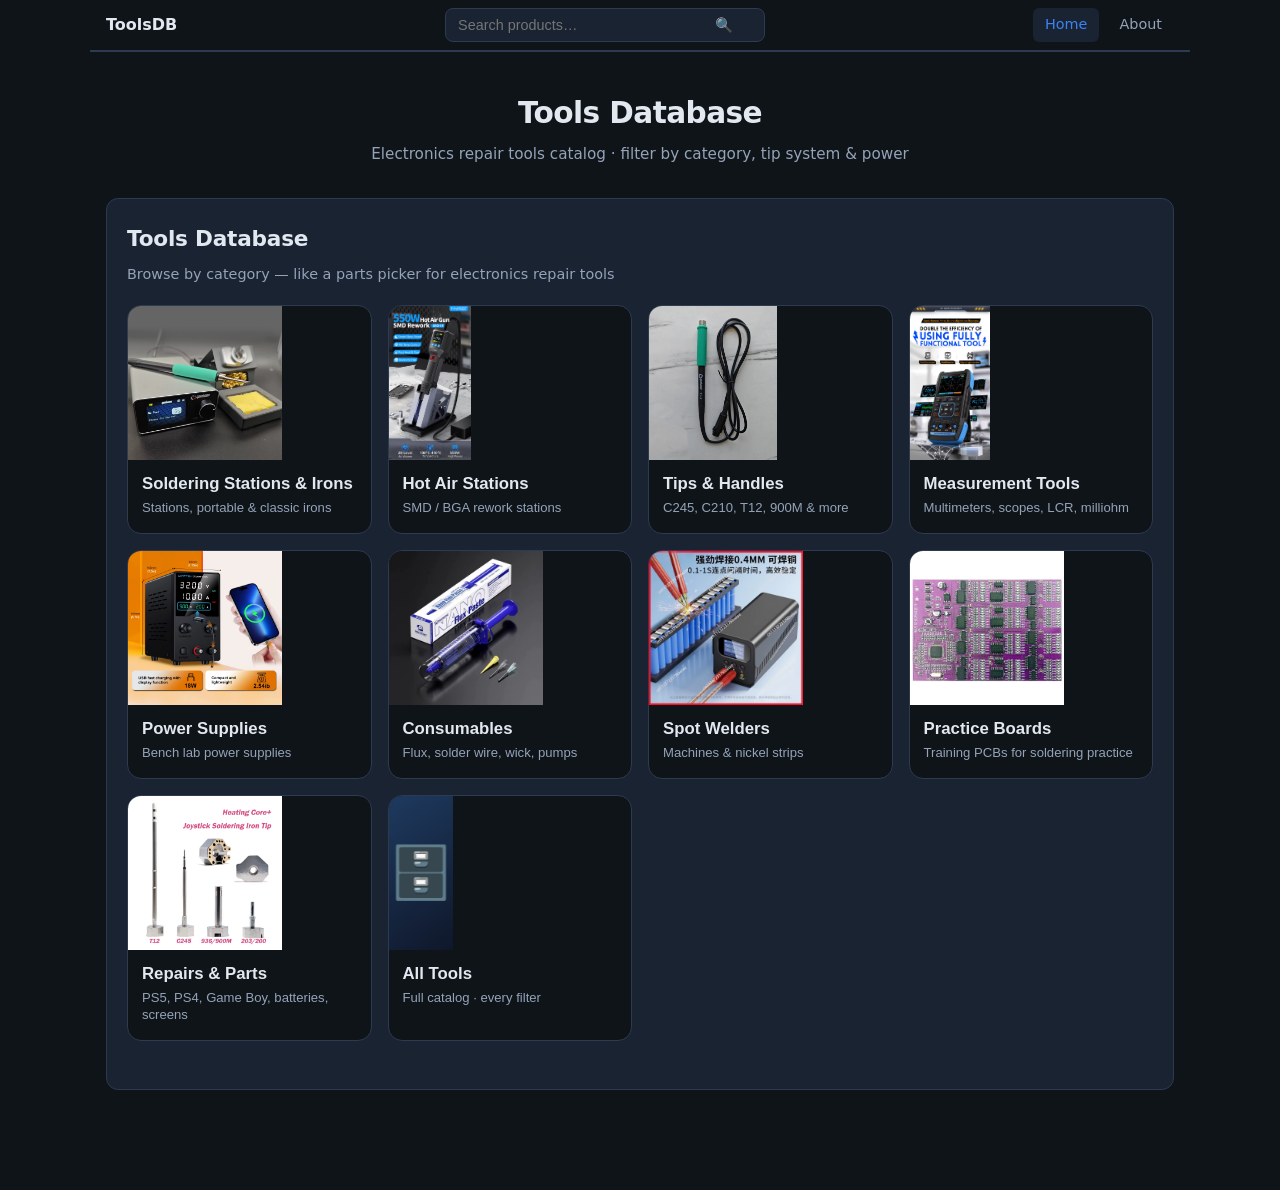
<file: index.html>
<!DOCTYPE html>
<html lang="en">
<head>
  <meta charset="UTF-8">
  <meta name="viewport" content="width=device-width, initial-scale=1.0">
  <title>Tools Database — Soldering, Hot Air, PSU & More</title>
  <link rel="stylesheet" href="css/style.css">
</head>
<body>
  <nav class="top-nav">
    <a href="#" class="nav-brand" onclick="if(typeof goHomeView==='function')goHomeView(false);else showMain(); return false;">ToolsDB</a>
    <div class="nav-search">
      <input type="search" id="siteSearch" placeholder="Search products…" autocomplete="off"
             oninput="onSearchInput(event)" onkeydown="onSearchKey(event)">
      <button type="button" class="search-clear" id="searchClear" onclick="clearSearch()" title="Clear" hidden>✕</button>
      <button type="button" class="search-go" onclick="runSearch(document.getElementById('siteSearch').value)" title="Search">🔍</button>
    </div>
    <div class="nav-links">
      <a href="#" id="navHome" class="nav-link active" onclick="if(typeof goHomeView==='function')goHomeView(false);else showMain(); return false;">Home</a>
      <a href="#" id="navAbout" class="nav-link" onclick="showAbout(); return false;">About</a>
    </div>
  </nav>

  <div class="container" id="main-view">
    <header>
      <h1>Tools Database</h1>
      <p class="site-tagline">Electronics repair tools catalog · filter by category, tip system & power</p>
    </header>

    <div class="progress-bar">
      <div class="progress-fill" id="progress" style="width: 5%"></div>
    </div>

    <div class="breadcrumb" id="breadcrumb"></div>

    <div id="question-area">
      <div class="loading">Loading…</div>
    </div>

    <div class="results" id="results"></div>
  </div>

  <div class="container" id="about-view" style="display:none">
    <div class="card about-card">
      <h2>About this project</h2>
      <p>
        This site is a simple guide for <strong>newcomers and beginners</strong> who want to
        get into electronics repair — soldering irons, hot air stations, flux, solder, and
        console parts — without drowning in options.
      </p>
      <p>
        Answer a few questions and you’ll get practical product suggestions matched to
        what you want to work on (phones, consoles, general electronics, and more).
      </p>

      <p class="affiliate-note">
        <strong>Ongoing project</strong> — Expanding into a true all-in-one destination.
        We’re taking the next step to make this the single place people go when they need tools.
      </p>
      <p><strong>What’s changing:</strong></p>
      <ul class="about-list">
        <li><strong>Multiple stores</strong> — Support for many more retailers so users can compare availability, pricing, and shipping in one search instead of jumping between sites.</li>
        <li><strong>Bigger tools catalog</strong> — The tools list is being significantly expanded so more categories, brands, and specialized items are covered.</li>
        <li><strong>Reviews &amp; ratings</strong> — Real user reviews and ratings will be added alongside every tool, helping people make confident decisions without leaving the platform.</li>
      </ul>
      <p>
        <strong>The goal:</strong> Everything in one place — discover the right tool, see where it’s sold,
        compare options, and read honest feedback without switching tabs.
        This moves the project from a simple directory into a complete decision-making hub for anyone looking for tools.
      </p>
      <p class="affiliate-note">
        <strong>Affiliate links:</strong> Product links on this site are affiliate links.
        If you buy through them, a small commission may go toward keeping this project online.
        It does not change the price you pay. Thank you for the support.
      </p>

      <h3>Contact</h3>
      <p class="question-sub">Questions, suggestions, or broken links? Send a message below.</p>

      <form id="contact-form" class="contact-form" onsubmit="submitContact(event)">
        <label>
          Your name
          <input type="text" id="contact-name" name="name" required maxlength="200" placeholder="Name">
        </label>
        <label>
          Your email
          <input type="email" id="contact-email" name="email" required maxlength="300" placeholder="you@example.com">
        </label>
        <label>
          Message
          <textarea id="contact-message" name="message" required maxlength="20000" rows="8" placeholder="Your message…"></textarea>
        </label>
        <button type="submit" class="btn btn-primary">Send message</button>
        <p id="contact-status" class="contact-status" hidden></p>
      </form>
    </div>
  </div>

  <button class="restart-btn" id="restartBtn" onclick="restart()">↺ Start Over</button>

  <script src="js/app.js"></script>
  <!-- Google tag (gtag.js) -->
<script async src="https://www.googletagmanager.com/gtag/js?id=G-DGL5H33WF3"></script>
<script>
  window.dataLayer = window.dataLayer || [];
  function gtag(){dataLayer.push(arguments);}
  gtag('js', new Date());

  gtag('config', 'G-DGL5H33WF3');
</script>
</body>
</html>
</file>
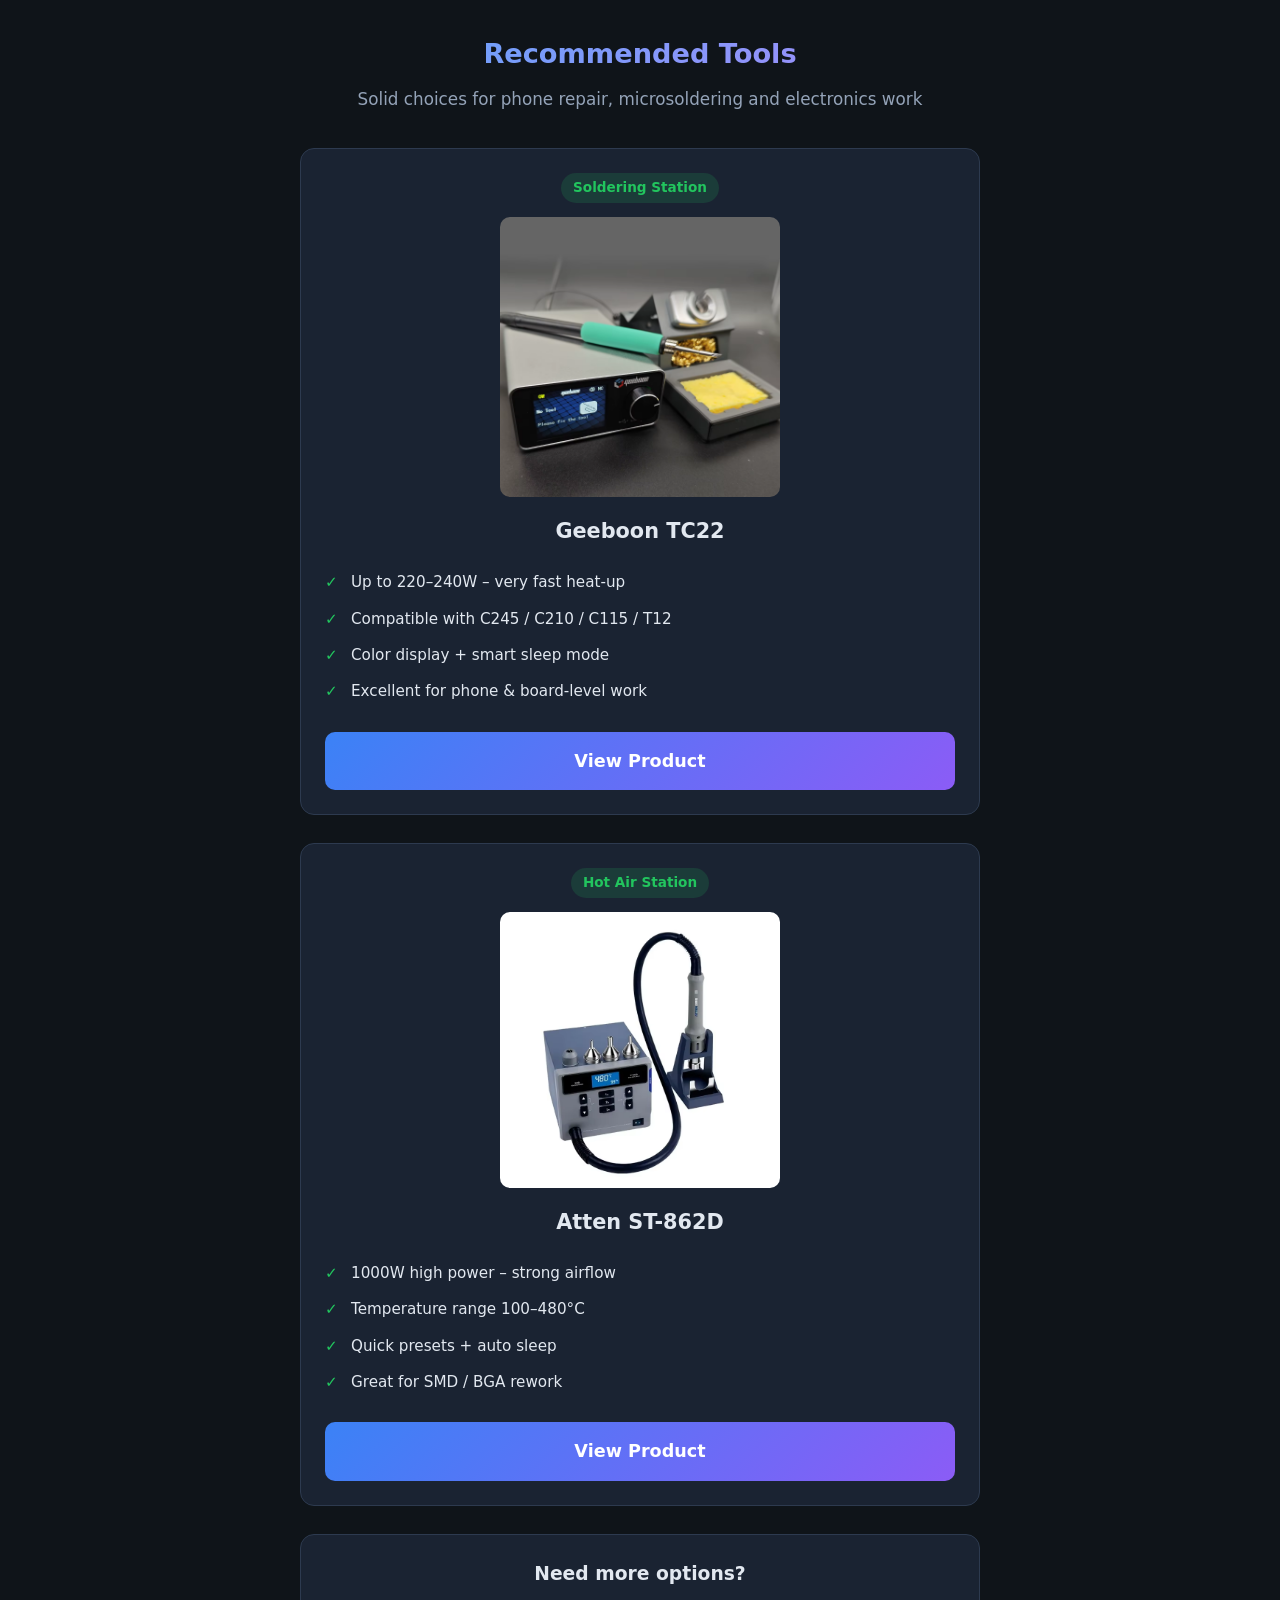
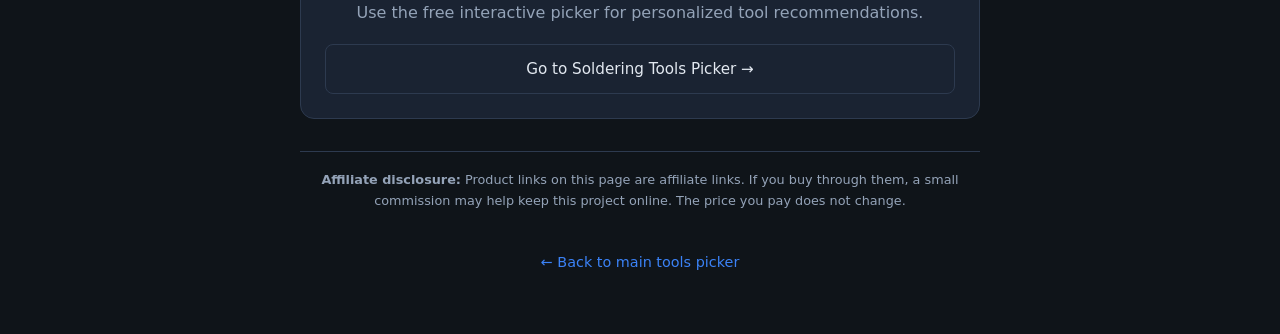
<file: landing.html>
<!DOCTYPE html>
<html lang="en">
<head>
  <meta charset="UTF-8">
  <meta name="viewport" content="width=device-width, initial-scale=1.0">
  <title>Recommended Soldering Tools – Station + Hot Air</title>
  <meta name="description" content="Practical recommendations for soldering station and hot air rework station for phone repair and electronics work.">
  <style>
    :root {
      --bg: #0f1419;
      --card: #1a2332;
      --accent: #3b82f6;
      --accent-hover: #2563eb;
      --success: #22c55e;
      --text: #e2e8f0;
      --muted: #94a3b8;
      --border: #2d3a4f;
    }

    * { box-sizing: border-box; margin: 0; padding: 0; }

    body {
      font-family: 'Segoe UI', system-ui, -apple-system, sans-serif;
      background: var(--bg);
      color: var(--text);
      line-height: 1.6;
      min-height: 100vh;
    }

    .container {
      max-width: 720px;
      margin: 0 auto;
      padding: 32px 20px 60px;
    }

    header {
      text-align: center;
      margin-bottom: 36px;
    }

    header h1 {
      font-size: 1.7rem;
      font-weight: 700;
      background: linear-gradient(135deg, #60a5fa, #a78bfa);
      -webkit-background-clip: text;
      -webkit-text-fill-color: transparent;
      margin-bottom: 10px;
    }

    .subtitle {
      color: var(--muted);
      font-size: 1.05rem;
    }

    .card {
      background: var(--card);
      border: 1px solid var(--border);
      border-radius: 14px;
      padding: 24px;
      margin-bottom: 28px;
    }

    .product-img {
      width: 100%;
      max-width: 280px;
      height: auto;
      border-radius: 10px;
      display: block;
      margin: 0 auto 18px;
      background: #111;
    }

    .product-title {
      font-size: 1.3rem;
      font-weight: 700;
      margin-bottom: 6px;
      text-align: center;
    }

    .badge {
      display: block;
      width: fit-content;
      margin: 0 auto 14px;
      background: rgba(34, 197, 94, 0.15);
      color: var(--success);
      font-size: 0.85rem;
      font-weight: 600;
      padding: 4px 12px;
      border-radius: 20px;
    }

    .features {
      list-style: none;
      margin: 16px 0 22px;
    }

    .features li {
      padding: 6px 0;
      padding-left: 26px;
      position: relative;
      font-size: 0.95rem;
    }

    .features li::before {
      content: "✓";
      position: absolute;
      left: 0;
      color: var(--success);
      font-weight: bold;
    }

    .cta-btn {
      display: block;
      width: 100%;
      background: linear-gradient(135deg, var(--accent), #8b5cf6);
      color: white;
      text-align: center;
      text-decoration: none;
      font-size: 1.1rem;
      font-weight: 600;
      padding: 15px 20px;
      border-radius: 10px;
      transition: transform 0.15s, box-shadow 0.15s;
    }

    .cta-btn:hover {
      transform: translateY(-2px);
      box-shadow: 0 8px 20px rgba(59, 130, 246, 0.35);
    }

    .secondary-btn {
      display: block;
      width: 100%;
      background: transparent;
      border: 1px solid var(--border);
      color: var(--text);
      text-align: center;
      text-decoration: none;
      font-size: 0.95rem;
      padding: 12px;
      border-radius: 8px;
      margin-top: 10px;
    }

    .secondary-btn:hover {
      background: rgba(255,255,255,0.05);
    }

    .affiliate-note {
      font-size: 0.8rem;
      color: var(--muted);
      border-top: 1px solid var(--border);
      padding-top: 18px;
      margin-top: 32px;
      text-align: center;
    }

    footer {
      text-align: center;
      margin-top: 40px;
      font-size: 0.9rem;
      color: var(--muted);
    }

    footer a {
      color: var(--accent);
      text-decoration: none;
    }
  </style>
</head>
<body>
  <div class="container">
    <header>
      <h1>Recommended Tools</h1>
      <p class="subtitle">Solid choices for phone repair, microsoldering and electronics work</p>
    </header>

    <!-- Soldering Station - Geeboon TC22 -->
    <div class="card">
      <div class="badge">Soldering Station</div>
      
      <img class="product-img" 
           src="images/products/1.jpg" 
           alt="Geeboon TC22 Soldering Station">

      <h2 class="product-title">Geeboon TC22</h2>
      
      <ul class="features">
        <li>Up to 220–240W – very fast heat-up</li>
        <li>Compatible with C245 / C210 / C115 / T12</li>
        <li>Color display + smart sleep mode</li>
        <li>Excellent for phone & board-level work</li>
      </ul>

      <a class="cta-btn" href="https://s.click.aliexpress.com/e/_c3IyG7nv" target="_blank" rel="noopener sponsored">
        View Product
      </a>
    </div>

    <!-- Hot Air Station - Atten ST-862D -->
    <div class="card">
      <div class="badge">Hot Air Station</div>
      
      <img class="product-img" 
           src="images/products/62.jpg" 
           alt="Atten ST-862D Hot Air Station">

      <h2 class="product-title">Atten ST-862D</h2>
      
      <ul class="features">
        <li>1000W high power – strong airflow</li>
        <li>Temperature range 100–480°C</li>
        <li>Quick presets + auto sleep</li>
        <li>Great for SMD / BGA rework</li>
      </ul>

      <a class="cta-btn" href="https://s.click.aliexpress.com/e/_c4nFroKb" target="_blank" rel="noopener sponsored">
        View Product
      </a>
    </div>

    <div class="card">
      <h3 style="margin-bottom: 12px; text-align:center;">Need more options?</h3>
      <p style="color: var(--muted); margin-bottom: 18px; text-align:center;">
        Use the free interactive picker for personalized tool recommendations.
      </p>
      <a class="secondary-btn" href="./">
        Go to Soldering Tools Picker →
      </a>
    </div>

    <p class="affiliate-note">
      <strong>Affiliate disclosure:</strong> Product links on this page are affiliate links. 
      If you buy through them, a small commission may help keep this project online. 
      The price you pay does not change.
    </p>
<!-- Google tag (gtag.js) -->
<script async src="https://www.googletagmanager.com/gtag/js?id=G-DGL5H33WF3"></script>
<script>
  window.dataLayer = window.dataLayer || [];
  function gtag(){dataLayer.push(arguments);}
  gtag('js', new Date());

  gtag('config', 'G-DGL5H33WF3');
</script>
    <footer>
      <a href="./">← Back to main tools picker</a>
    </footer>
  </div>
</body>
</html>
</file>
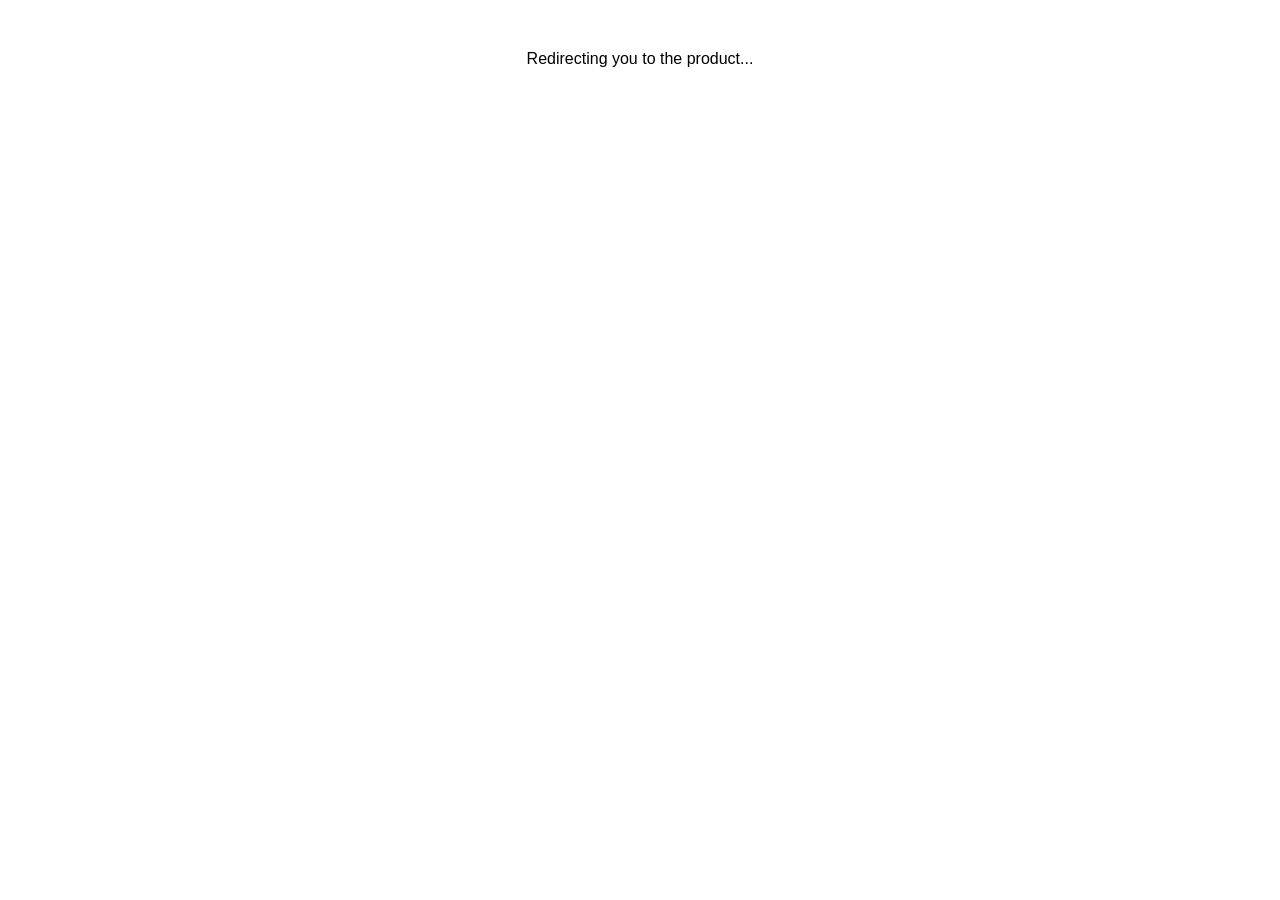
<file: redirect.html>
<!DOCTYPE html>
<html>
<head>
  <title>Redirecting...</title>

  <!-- Google tag (gtag.js) -->
  <script async src="https://www.googletagmanager.com/gtag/js?id=G-DGL5H33WF3"></script>
  <script>
    window.dataLayer = window.dataLayer || [];
    function gtag(){dataLayer.push(arguments);}
    gtag('js', new Date());
    gtag('config', 'G-DGL5H33WF3');
  </script>
</head>
<body>
  <p style="text-align:center; margin-top:50px; font-family:Arial;">
    Redirecting you to the product...
  </p>

  <script>
    // Redirect after 2 seconds
    setTimeout(function() {
      window.location.href = "https://www.banggood.com/custlink/KD3Or0ehv2";
    }, 2000);
  </script>
</body>
</html>
</file>
<file: css/style.css>
:root {
  --bg: #0f1419;
  --card: #1a2332;
  --card-hover: #243044;
  --accent: #3b82f6;
  --accent-hover: #2563eb;
  --success: #22c55e;
  --warning: #f59e0b;
  --danger: #ef4444;
  --text: #e2e8f0;
  --muted: #94a3b8;
  --border: #2d3a4f;
}

* { box-sizing: border-box; margin: 0; padding: 0; }

body {
  font-family: 'Segoe UI', system-ui, -apple-system, sans-serif;
  background: var(--bg);
  color: var(--text);
  min-height: 100vh;
  line-height: 1.5;
}

.container {
  max-width: 1100px;
  margin: 0 auto;
  padding: 24px 16px 80px;
}

header {
  text-align: center;
  margin-bottom: 32px;
  padding-top: 16px;
}

header h1 {
  font-size: 1.75rem;
  font-weight: 700;
  margin-bottom: 8px;
  background: linear-gradient(135deg, #60a5fa, #a78bfa);
  -webkit-background-clip: text;
  -webkit-text-fill-color: transparent;
}

header p { color: var(--muted); font-size: 0.95rem; }

.progress-bar {
  height: 4px;
  background: var(--border);
  border-radius: 2px;
  margin-bottom: 28px;
  overflow: hidden;
}

.progress-fill {
  height: 100%;
  background: linear-gradient(90deg, var(--accent), #8b5cf6);
  transition: width 0.3s ease;
  border-radius: 2px;
}

.card {
  background: var(--card);
  border: 1px solid var(--border);
  border-radius: 12px;
  padding: 28px 24px;
  margin-bottom: 20px;
}

.question-title {
  font-size: 1.25rem;
  font-weight: 600;
  margin-bottom: 8px;
}

.question-sub {
  color: var(--muted);
  font-size: 0.9rem;
  margin-bottom: 20px;
}

.options {
  display: flex;
  flex-direction: column;
  gap: 10px;
}

.option-btn {
  background: var(--bg);
  border: 1px solid var(--border);
  color: var(--text);
  padding: 14px 18px;
  border-radius: 8px;
  font-size: 1rem;
  text-align: left;
  cursor: pointer;
  transition: all 0.15s ease;
  display: flex;
  align-items: center;
  gap: 12px;
}

.option-btn:hover {
  background: var(--card-hover);
  border-color: var(--accent);
  transform: translateX(4px);
}

.option-btn .num {
  background: var(--accent);
  color: white;
  width: 28px;
  height: 28px;
  border-radius: 50%;
  display: flex;
  align-items: center;
  justify-content: center;
  font-size: 0.85rem;
  font-weight: 600;
  flex-shrink: 0;
}

.nav-buttons {
  display: flex;
  gap: 12px;
  margin-top: 20px;
}

.btn {
  padding: 10px 20px;
  border-radius: 8px;
  border: none;
  font-size: 0.95rem;
  font-weight: 500;
  cursor: pointer;
  transition: all 0.15s;
}

.btn-secondary {
  background: transparent;
  border: 1px solid var(--border);
  color: var(--muted);
}

.btn-secondary:hover { border-color: var(--muted); color: var(--text); }

.btn-primary {
  background: var(--accent);
  color: white;
}

.btn-primary:hover { background: var(--accent-hover); }

.results { display: none; }
.results.active { display: block; }

.section-title {
  font-size: 1.1rem;
  font-weight: 600;
  margin: 28px 0 12px;
  padding-bottom: 8px;
  border-bottom: 1px solid var(--border);
  display: flex;
  align-items: center;
  gap: 8px;
}

.product-grid {
  display: grid;
  grid-template-columns: repeat(auto-fill, minmax(260px, 1fr));
  gap: 12px;
}

.product-card {
  background: var(--bg);
  border: 1px solid var(--border);
  border-radius: 10px;
  padding: 0;
  overflow: hidden;
  transition: border-color 0.15s;
  display: flex;
  flex-direction: column;
}

.product-card:hover { border-color: var(--accent); }

.product-thumb {
  background: linear-gradient(145deg, #1e293b, #0f172a);
  height: 120px;
  display: flex;
  align-items: center;
  justify-content: center;
  border-bottom: 1px solid var(--border);
  position: relative;
  overflow: hidden;
}

.product-icon {
  display: flex;
  flex-direction: column;
  align-items: center;
  justify-content: center;
  gap: 6px;
  width: 100%;
  height: 100%;
}

.product-icon .icon-emoji {
  font-size: 2.4rem;
  line-height: 1;
}

.product-icon .icon-label-text {
  font-size: 0.75rem;
  color: var(--muted);
  text-transform: uppercase;
  letter-spacing: 0.6px;
}

.product-img {
  width: 100%;
  height: 120px;
  object-fit: contain;
  padding: 8px;
  background: #0f172a;
}

.product-body {
  padding: 14px 16px 16px;
  flex: 1;
  display: flex;
  flex-direction: column;
}

.product-brand {
  font-size: 0.8rem;
  color: var(--muted);
  text-transform: uppercase;
  letter-spacing: 0.5px;
}

.product-name {
  font-weight: 600;
  font-size: 1.05rem;
  margin: 4px 0 8px;
}

.product-meta {
  display: flex;
  flex-wrap: wrap;
  gap: 6px;
  margin-bottom: 12px;
}

.tag {
  font-size: 0.75rem;
  padding: 3px 8px;
  border-radius: 4px;
  background: var(--card);
  border: 1px solid var(--border);
}

.tag.power { color: #60a5fa; }
.tag.price { color: #34d399; }
.tag.tips {
  color: #a78bfa;
  cursor: pointer;
  font: inherit;
  transition: background 0.15s, border-color 0.15s, color 0.15s;
}
.tag.tips:hover {
  border-color: #a78bfa;
  background: #2a2140;
}
.tag.tips.tip-active {
  background: #5b21b6;
  border-color: #a78bfa;
  color: #f5f3ff;
}
.tag.compat { color: #a78bfa; }
.tag.esd-ok { color: var(--success); border-color: #166534; }
.tag.esd-carefull { color: var(--warning); border-color: #92400e; }
.tag.esd-danger { color: var(--danger); border-color: #991b1b; }

/* Tip compatibility filter */
.product-card.tip-dimmed {
  opacity: 0.28;
  filter: grayscale(0.7);
}
.product-card.tip-dimmed .product-link {
  pointer-events: none;
}
.product-card.tip-match {
  border-color: #a78bfa;
  box-shadow: 0 0 0 1px rgba(167, 139, 250, 0.35);
}
.tip-filter-bar {
  display: flex;
  flex-wrap: wrap;
  align-items: center;
  justify-content: space-between;
  gap: 12px;
  background: #1e1b2e;
  border: 1px solid #5b21b6;
  border-radius: 10px;
  padding: 12px 16px;
  margin-bottom: 16px;
  font-size: 0.9rem;
  color: var(--muted);
}
.tip-filter-bar strong { color: #c4b5fd; }
.btn-sm {
  padding: 6px 12px;
  font-size: 0.85rem;
}

/* Tip system chip bar — compact */
.tip-chip-bar {
  display: flex;
  flex-wrap: wrap;
  align-items: center;
  gap: 6px 8px;
  background: var(--card);
  border: 1px solid var(--border);
  border-radius: 8px;
  padding: 6px 10px;
  margin-bottom: 6px;
}
.tip-chip-label {
  font-size: 0.75rem;
  color: var(--muted);
  font-weight: 500;
  white-space: nowrap;
}
.tip-chip-row {
  display: flex;
  flex-wrap: wrap;
  gap: 5px;
}
.tip-chip {
  font: inherit;
  font-size: 0.75rem;
  font-weight: 600;
  padding: 4px 9px;
  border-radius: 999px;
  border: 1px solid var(--border);
  background: var(--bg);
  color: var(--text);
  cursor: pointer;
  transition: background 0.15s, border-color 0.15s, color 0.15s;
}
.tip-chip:hover {
  border-color: #a78bfa;
  color: #c4b5fd;
}
.tip-chip.tip-active {
  background: #5b21b6;
  border-color: #a78bfa;
  color: #f5f3ff;
}
/* Special (Joystick) tip filter — distinct so it is easy to find */
.tip-chip.tip-chip-special {
  border-color: #f59e0b;
  color: #fbbf24;
  background: #1c1917;
}
.tip-chip.tip-chip-special:hover {
  border-color: #fbbf24;
  color: #fde68a;
  background: #292524;
}
.tip-chip.tip-chip-special.tip-active {
  background: #b45309;
  border-color: #fbbf24;
  color: #fffbeb;
}

/* Category chips — compact */
.cat-chip-bar {
  display: flex;
  flex-wrap: wrap;
  align-items: center;
  gap: 6px 8px;
  background: var(--card);
  border: 1px solid var(--border);
  border-radius: 8px;
  padding: 6px 10px;
  margin-bottom: 6px;
}
.cat-chip {
  font: inherit;
  font-size: 0.75rem;
  font-weight: 600;
  padding: 4px 9px;
  border-radius: 999px;
  border: 1px solid var(--border);
  background: var(--bg);
  color: var(--text);
  cursor: pointer;
  transition: background 0.15s, border-color 0.15s, color 0.15s;
}
.cat-chip:hover {
  border-color: var(--accent);
  color: var(--accent);
}
.cat-chip.cat-active {
  background: var(--accent);
  border-color: var(--accent);
  color: #fff;
}
.sub-chip-bar,
.power-chip-bar {
  display: flex;
  flex-wrap: wrap;
  align-items: center;
  gap: 6px 8px;
  background: var(--card);
  border: 1px solid var(--border);
  border-radius: 8px;
  padding: 6px 10px;
  margin-bottom: 6px;
}
.sub-chip,
.power-chip {
  font: inherit;
  font-size: 0.75rem;
  font-weight: 600;
  padding: 4px 9px;
  border-radius: 999px;
  border: 1px solid var(--border);
  background: var(--bg);
  color: var(--text);
  cursor: pointer;
  transition: background 0.15s, border-color 0.15s, color 0.15s;
}
.sub-chip:hover,
.power-chip:hover {
  border-color: var(--accent);
  color: var(--accent);
}
.sub-chip.cat-active,
.power-chip.cat-active {
  background: #0e7490;
  border-color: #22d3ee;
  color: #ecfeff;
}
.product-card.power-dimmed,
.product-card.psu-dimmed,
.product-card.use-dimmed {
  opacity: 0.28;
  filter: grayscale(0.7);
}
.product-card.power-dimmed .product-link,
.product-card.psu-dimmed .product-link,
.product-card.use-dimmed .product-link {
  pointer-events: none;
}
.psu-chip-bar,
.use-chip-bar {
  display: flex;
  flex-wrap: wrap;
  align-items: center;
  gap: 6px 8px;
  background: var(--card);
  border: 1px solid var(--border);
  border-radius: 8px;
  padding: 6px 10px;
  margin-bottom: 6px;
}
.psu-chip,
.use-chip {
  font: inherit;
  font-size: 0.75rem;
  font-weight: 600;
  padding: 4px 9px;
  border-radius: 999px;
  border: 1px solid var(--border);
  background: var(--bg);
  color: var(--text);
  cursor: pointer;
  transition: background 0.15s, border-color 0.15s, color 0.15s;
}
.psu-chip:hover,
.use-chip:hover {
  border-color: var(--accent);
  color: var(--accent);
}
.psu-chip.cat-active,
.use-chip.cat-active {
  background: #b45309;
  border-color: #fbbf24;
  color: #fffbeb;
}
.cat-chip.cat-disabled,
.tip-chip.cat-disabled,
.sub-chip.cat-disabled,
.use-chip.cat-disabled {
  opacity: 0.35;
  filter: grayscale(0.8);
  cursor: not-allowed;
  pointer-events: none;
}
/* Not sticky — search + breadcrumbs stay fully visible above filters */
.filter-sticky {
  position: relative;
  z-index: 1;
  background: var(--bg, #0f1419);
  padding: 4px 0 2px;
  margin-bottom: 8px;
  border-bottom: 1px solid var(--border);
}
/* Dim inactive secondary bars without removing them (no layout jump) */
.bar-inactive {
  opacity: 0.4;
  pointer-events: none;
}
.result-group {
  margin-bottom: 4px;
}

.product-links {
  display: flex;
  flex-wrap: wrap;
  gap: 6px;
  margin-top: 4px;
}

.product-link {
  display: inline-block;
  color: white;
  text-decoration: none;
  padding: 7px 12px;
  border-radius: 6px;
  font-size: 0.8rem;
  font-weight: 500;
  transition: background 0.15s, opacity 0.15s;
}

.product-link-ali {
  background: #ff6a00;
}
.product-link-ali:hover {
  background: #e55e00;
}

.product-link-bg {
  background: #1a9c3e;
}
.product-link-bg:hover {
  background: #158033;
}

/* fallback if only one class */
.product-link:not(.product-link-ali):not(.product-link-bg) {
  background: var(--accent);
}
.product-link:not(.product-link-ali):not(.product-link-bg):hover {
  background: var(--accent-hover);
}

.empty-msg {
  color: var(--muted);
  font-style: italic;
  padding: 12px 0;
}

.breadcrumb {
  position: sticky;
  top: 48px;
  z-index: 50;
  display: flex;
  flex-wrap: wrap;
  align-items: center;
  gap: 6px;
  margin-bottom: 12px;
  padding: 6px 0;
  font-size: 0.8rem;
  background: var(--bg);
  border-bottom: 1px solid transparent;
}

.crumb {
  background: var(--card);
  border: 1px solid var(--border);
  padding: 4px 10px;
  border-radius: 20px;
  color: var(--muted);
  font: inherit;
  line-height: 1.3;
}

.crumb-btn {
  cursor: pointer;
  transition: border-color 0.15s, color 0.15s, background 0.15s;
}

.crumb-btn:hover {
  color: var(--text);
  border-color: var(--accent);
  background: var(--card-hover);
}

.crumb.current {
  color: var(--accent);
  border-color: var(--accent);
  cursor: default;
}

.crumb-sep {
  color: var(--muted);
  opacity: 0.6;
  user-select: none;
}

.restart-btn {
  position: fixed;
  bottom: 24px;
  right: 24px;
  background: var(--card);
  border: 1px solid var(--border);
  color: var(--text);
  padding: 12px 18px;
  border-radius: 50px;
  font-size: 0.9rem;
  cursor: pointer;
  box-shadow: 0 4px 20px rgba(0,0,0,0.4);
  z-index: 100;
  display: none;
}

.restart-btn:hover { border-color: var(--accent); }
.restart-btn.visible { display: block; }

.note {
  background: #1e293b;
  border-left: 3px solid var(--accent);
  padding: 12px 16px;
  border-radius: 0 8px 8px 0;
  margin: 16px 0;
  font-size: 0.9rem;
  color: var(--muted);
}

.loading {
  text-align: center;
  padding: 60px 20px;
  color: var(--muted);
}

.error-box {
  background: #3f1f1f;
  border: 1px solid var(--danger);
  border-radius: 8px;
  padding: 16px;
  color: #fca5a5;
  margin: 20px 0;
}

@media (max-width: 600px) {
  header h1 { font-size: 1.4rem; }
  .product-grid { grid-template-columns: 1fr; }
}

/* Top navigation — always visible above filter menus */
.top-nav {
  position: sticky;
  top: 0;
  z-index: 60;
  display: flex;
  align-items: center;
  justify-content: space-between;
  gap: 10px;
  width: 100%;
  max-width: 1100px;
  margin: 0 auto;
  padding: 8px 16px;
  border-bottom: 1px solid var(--border);
  flex-wrap: wrap;
  background: var(--bg);
  box-shadow: 0 1px 0 var(--border);
}

.nav-brand {
  color: var(--text);
  text-decoration: none;
  font-weight: 600;
  font-size: 1rem;
  flex-shrink: 0;
}

.nav-search {
  position: relative;
  flex: 1 1 160px;
  min-width: 140px;
  max-width: 320px;
}

.nav-search input {
  width: 100%;
  padding: 8px 32px 8px 12px;
  border: 1px solid var(--border);
  border-radius: 8px;
  background: var(--card);
  color: var(--text);
  font-size: 0.9rem;
  outline: none;
}

.nav-search input:focus {
  border-color: var(--accent);
}

.search-clear {
  position: absolute;
  right: 6px;
  top: 50%;
  transform: translateY(-50%);
  border: none;
  background: transparent;
  color: var(--muted);
  cursor: pointer;
  font-size: 0.85rem;
  padding: 4px 6px;
  line-height: 1;
}

.search-clear:hover { color: var(--text); }

.search-go {
  position: absolute;
  right: 28px;
  top: 50%;
  transform: translateY(-50%);
  border: none;
  background: transparent;
  cursor: pointer;
  font-size: 0.9rem;
  padding: 4px;
  line-height: 1;
  opacity: 0.7;
}
.search-go:hover { opacity: 1; }

.nav-search input {
  padding-right: 52px;
}

.nav-links {
  display: flex;
  gap: 8px;
  flex-shrink: 0;
}

.nav-link {
  color: var(--muted);
  text-decoration: none;
  padding: 6px 12px;
  border-radius: 6px;
  font-size: 0.9rem;
  transition: color 0.15s, background 0.15s;
}

.nav-link:hover { color: var(--text); background: var(--card); }
.nav-link.active { color: var(--accent); background: var(--card); }

.search-hint {
  color: var(--muted);
  font-size: 0.9rem;
  margin: 8px 0 16px;
}

/* About page */
.about-card h2 {
  font-size: 1.4rem;
  margin-bottom: 16px;
}

.about-card h3 {
  font-size: 1.15rem;
  margin: 28px 0 8px;
  padding-top: 8px;
  border-top: 1px solid var(--border);
}

.about-card p {
  color: var(--muted);
  margin-bottom: 12px;
  line-height: 1.6;
}

.about-card p strong { color: var(--text); }

.about-list {
  color: var(--muted);
  margin: 0 0 16px 1.2rem;
  line-height: 1.6;
}

.about-list li {
  margin-bottom: 8px;
}

.about-list strong { color: var(--text); }

.affiliate-note {
  background: #1e293b;
  border-left: 3px solid var(--accent);
  padding: 12px 16px;
  border-radius: 0 8px 8px 0;
  margin: 20px 0 !important;
  font-size: 0.9rem;
}

/* Contact form */
.contact-form {
  display: flex;
  flex-direction: column;
  gap: 14px;
  margin-top: 12px;
}

.contact-form label {
  display: flex;
  flex-direction: column;
  gap: 6px;
  font-size: 0.85rem;
  color: var(--muted);
}

.contact-form input,
.contact-form textarea {
  background: var(--bg);
  border: 1px solid var(--border);
  border-radius: 8px;
  color: var(--text);
  padding: 10px 12px;
  font-size: 0.95rem;
  font-family: inherit;
  resize: vertical;
}

.contact-form input:focus,
.contact-form textarea:focus {
  outline: none;
  border-color: var(--accent);
}

.contact-form .btn {
  align-self: flex-start;
  margin-top: 4px;
}

.contact-status {
  font-size: 0.9rem;
  margin-top: 4px;
}

.contact-status.ok { color: var(--success); }
.contact-status.err { color: var(--danger); }

/* ===== Visual category menu (big pictures) ===== */
.visual-menu-card {
  padding: 24px 20px 28px;
}

.category-grid {
  display: grid;
  grid-template-columns: repeat(auto-fill, minmax(200px, 1fr));
  gap: 16px;
  margin-top: 8px;
}

.category-card {
  background: var(--bg);
  border: 1px solid var(--border);
  border-radius: 14px;
  overflow: hidden;
  cursor: pointer;
  padding: 0;
  text-align: left;
  color: var(--text);
  transition: border-color 0.2s, transform 0.15s, box-shadow 0.2s;
  display: flex;
  flex-direction: column;
  min-height: 220px;
}

.category-card:hover {
  border-color: var(--accent);
  transform: translateY(-4px);
  box-shadow: 0 12px 28px rgba(0, 0, 0, 0.35);
}

.cat-img-wrap {
  height: 154px;
  background: linear-gradient(145deg, #1e293b, #0f172a);
  display: flex;
  align-items: center;
  justify-content: center;
  overflow: hidden;
  position: relative;
}

.cat-img-wrap.no-img .cat-img {
  display: none;
}

.cat-img {
  width: 100%;
  height: 100%;
  object-fit: cover;
  transition: transform 0.25s ease;
}

.category-card:hover .cat-img {
  transform: scale(1.12);
}

.cat-icon-only {
  background: linear-gradient(145deg, #1e3a5f, #0f172a);
}

.cat-big-icon {
  font-size: 3.2rem;
  line-height: 1;
}

.cat-body {
  padding: 14px 14px 16px;
  flex: 1;
  display: flex;
  flex-direction: column;
  gap: 4px;
}

.cat-label {
  font-size: 1.05rem;
  font-weight: 600;
  line-height: 1.25;
}

.cat-desc {
  font-size: 0.82rem;
  color: var(--muted);
  line-height: 1.35;
}

@media (max-width: 560px) {
  .category-grid {
    grid-template-columns: 1fr 1fr;
    gap: 12px;
  }
  .category-card {
    min-height: 180px;
  }
  .cat-img-wrap {
    height: 121px;
  }
  .cat-label {
    font-size: 0.95rem;
  }
}


/* PCPartPicker-style database header */
header h1 {
  font-size: 1.85rem;
  font-weight: 700;
  letter-spacing: -0.02em;
  background: none;
  -webkit-text-fill-color: var(--text);
  color: var(--text);
}
.site-tagline {
  color: var(--muted);
  font-size: 0.95rem;
  margin-top: 4px;
}
.visual-menu-card .question-title {
  font-size: 1.35rem;
  font-weight: 700;
  letter-spacing: -0.01em;
}
.visual-menu-card .question-sub {
  margin-bottom: 20px;
}
/* Hide progress bar on home (visual menu) — show only deeper in quiz paths */
body.home-mode .progress-bar {
  display: none;
}
body.home-mode .breadcrumb {
  display: none;
}
.section-title {
  font-size: 1.15rem;
  font-weight: 650;
  letter-spacing: -0.01em;
}
.db-toolbar-note {
  font-size: 0.85rem;
  color: var(--muted);
  margin-bottom: 12px;
}

/* ===== List / table view for rapid comparison (PCPartPicker-style) ===== */
.product-table-wrap.product-grid {
  display: block;
  grid-template-columns: none;
  gap: 0;
}
.product-table-wrap {
  overflow-x: auto;
  border: 1px solid var(--border);
  border-radius: 10px;
  margin-bottom: 8px;
  background: var(--card);
}

.product-table {
  width: 100%;
  border-collapse: collapse;
  font-size: 0.9rem;
}

.product-table thead {
  background: #141c28;
  position: sticky;
  top: 0;
  z-index: 2;
}

.product-table th {
  text-align: left;
  padding: 10px 12px;
  font-size: 0.72rem;
  font-weight: 600;
  text-transform: uppercase;
  letter-spacing: 0.5px;
  color: var(--muted);
  border-bottom: 1px solid var(--border);
  white-space: nowrap;
}

.product-table td {
  padding: 10px 12px;
  border-bottom: 1px solid var(--border);
  vertical-align: middle;
}

.product-table tbody tr.product-row {
  background: transparent;
  transition: background 0.12s;
}

.product-table tbody tr.product-row:hover {
  background: rgba(59, 130, 246, 0.08);
}

.product-table tbody tr.product-row:last-child td {
  border-bottom: none;
}

/* Override old card layout when used as table row */
.product-table .product-card {
  display: table-row;
  border: none;
  border-radius: 0;
  background: transparent;
  overflow: visible;
}

.product-table .product-card:hover {
  border-color: transparent;
}

.col-thumb {
  width: 64px;
  padding-left: 10px !important;
  padding-right: 4px !important;
  position: relative;
  overflow: visible;
}

.row-thumb-wrap {
  position: relative;
  display: inline-block;
  width: 54px;
  height: 54px;
  z-index: 1;
}

.row-thumb {
  width: 54px;
  height: 54px;
  object-fit: contain;
  border-radius: 6px;
  background: #0f172a;
  display: block;
  cursor: zoom-in;
  transition: transform 0.18s ease, box-shadow 0.18s ease;
}

.row-thumb-placeholder {
  display: inline-block;
  width: 54px;
  height: 54px;
  line-height: 54px;
  text-align: center;
  color: var(--muted);
  background: #0f172a;
  border-radius: 6px;
}

/* In-place scale on hover */
.row-thumb-wrap:hover .row-thumb {
  transform: scale(1.12);
  box-shadow: 0 4px 14px rgba(0, 0, 0, 0.45);
}

/* Floating zoom preview (appended to body — not clipped by table overflow) */
.img-zoom-tip {
  position: fixed;
  z-index: 99999;
  width: 200px;
  height: 200px;
  padding: 8px;
  background: #0f172a;
  border: 1px solid var(--border);
  border-radius: 12px;
  box-shadow: 0 18px 48px rgba(0, 0, 0, 0.65);
  pointer-events: none;
  opacity: 0;
  visibility: hidden;
  transform: scale(0.94);
  transition: opacity 0.12s ease, transform 0.12s ease, visibility 0.12s;
  display: flex;
  align-items: center;
  justify-content: center;
}

.img-zoom-tip.visible {
  opacity: 1;
  visibility: visible;
  transform: scale(1);
}

.img-zoom-tip img {
  max-width: 100%;
  max-height: 100%;
  object-fit: contain;
  border-radius: 6px;
  display: block;
}

@media (max-width: 520px) {
  .img-zoom-tip {
    width: 140px;
    height: 140px;
  }
}

.col-name {
  min-width: 140px;
}

.product-table .product-brand {
  font-size: 0.7rem;
  margin: 0;
}

.product-table .product-name {
  font-size: 0.95rem;
  font-weight: 600;
  margin: 2px 0 0;
  line-height: 1.25;
}

.col-power,
.col-price {
  white-space: nowrap;
  width: 90px;
}

.col-tips {
  min-width: 120px;
}

.col-tips .tag {
  margin: 2px 2px 2px 0;
  display: inline-block;
}

.col-esd {
  width: 80px;
  white-space: nowrap;
}

.col-link {
  white-space: nowrap;
  width: 100px;
}

.product-table .product-link {
  display: inline-block;
  font-size: 0.8rem;
  padding: 4px 8px;
  margin: 2px 0;
  border-radius: 6px;
  text-decoration: none;
}

.product-table .product-link-ali {
  background: #1e3a5f;
  color: #93c5fd;
}

.product-table .product-link-ali:hover {
  background: #2563eb;
  color: #fff;
}

.product-table .product-link-bg {
  background: #1a3320;
  color: #86efac;
}

/* Dimmed rows in table */
.product-table tr.product-card.tip-dimmed,
.product-table tr.product-card.power-dimmed,
.product-table tr.product-card.psu-dimmed,
.product-table tr.product-card.use-dimmed {
  opacity: 0.25;
  filter: grayscale(0.8);
}

.product-table tr.product-card.tip-match {
  box-shadow: none;
  background: rgba(167, 139, 250, 0.12);
}

.product-table tr.product-card.tip-match td:first-child {
  box-shadow: inset 3px 0 0 #a78bfa;
}

@media (max-width: 720px) {
  .product-table .col-esd,
  .product-table th.col-esd {
    display: none;
  }
  .col-thumb,
  .row-thumb,
  .row-thumb-placeholder {
    width: 44px;
    height: 44px;
  }
  .product-table th,
  .product-table td {
    padding: 8px 8px;
  }
}

@media (max-width: 520px) {
  .product-table .col-power,
  .product-table th.col-power {
    display: none;
  }
}


/* Keep table layout stable when tip/power filters hide rows */
.product-table tbody tr.product-card[style*="display: none"] {
  display: none !important;
}
.product-table-wrap:has(tbody tr.product-card:not([style*="display: none"])) {
  /* has visible rows */
}
.product-table thead th {
  background: #141c28;
}


.share-bar {
  display: flex;
  flex-wrap: wrap;
  align-items: center;
  gap: 10px;
  background: #141c28;
  border: 1px solid var(--border);
  border-radius: 10px;
  padding: 10px 14px;
  margin-bottom: 16px;
  font-size: 0.88rem;
}
.share-label { color: var(--muted); }
.share-url {
  background: var(--bg);
  border: 1px solid var(--border);
  border-radius: 6px;
  padding: 4px 10px;
  color: #93c5fd;
  font-size: 0.85rem;
}
</file>
